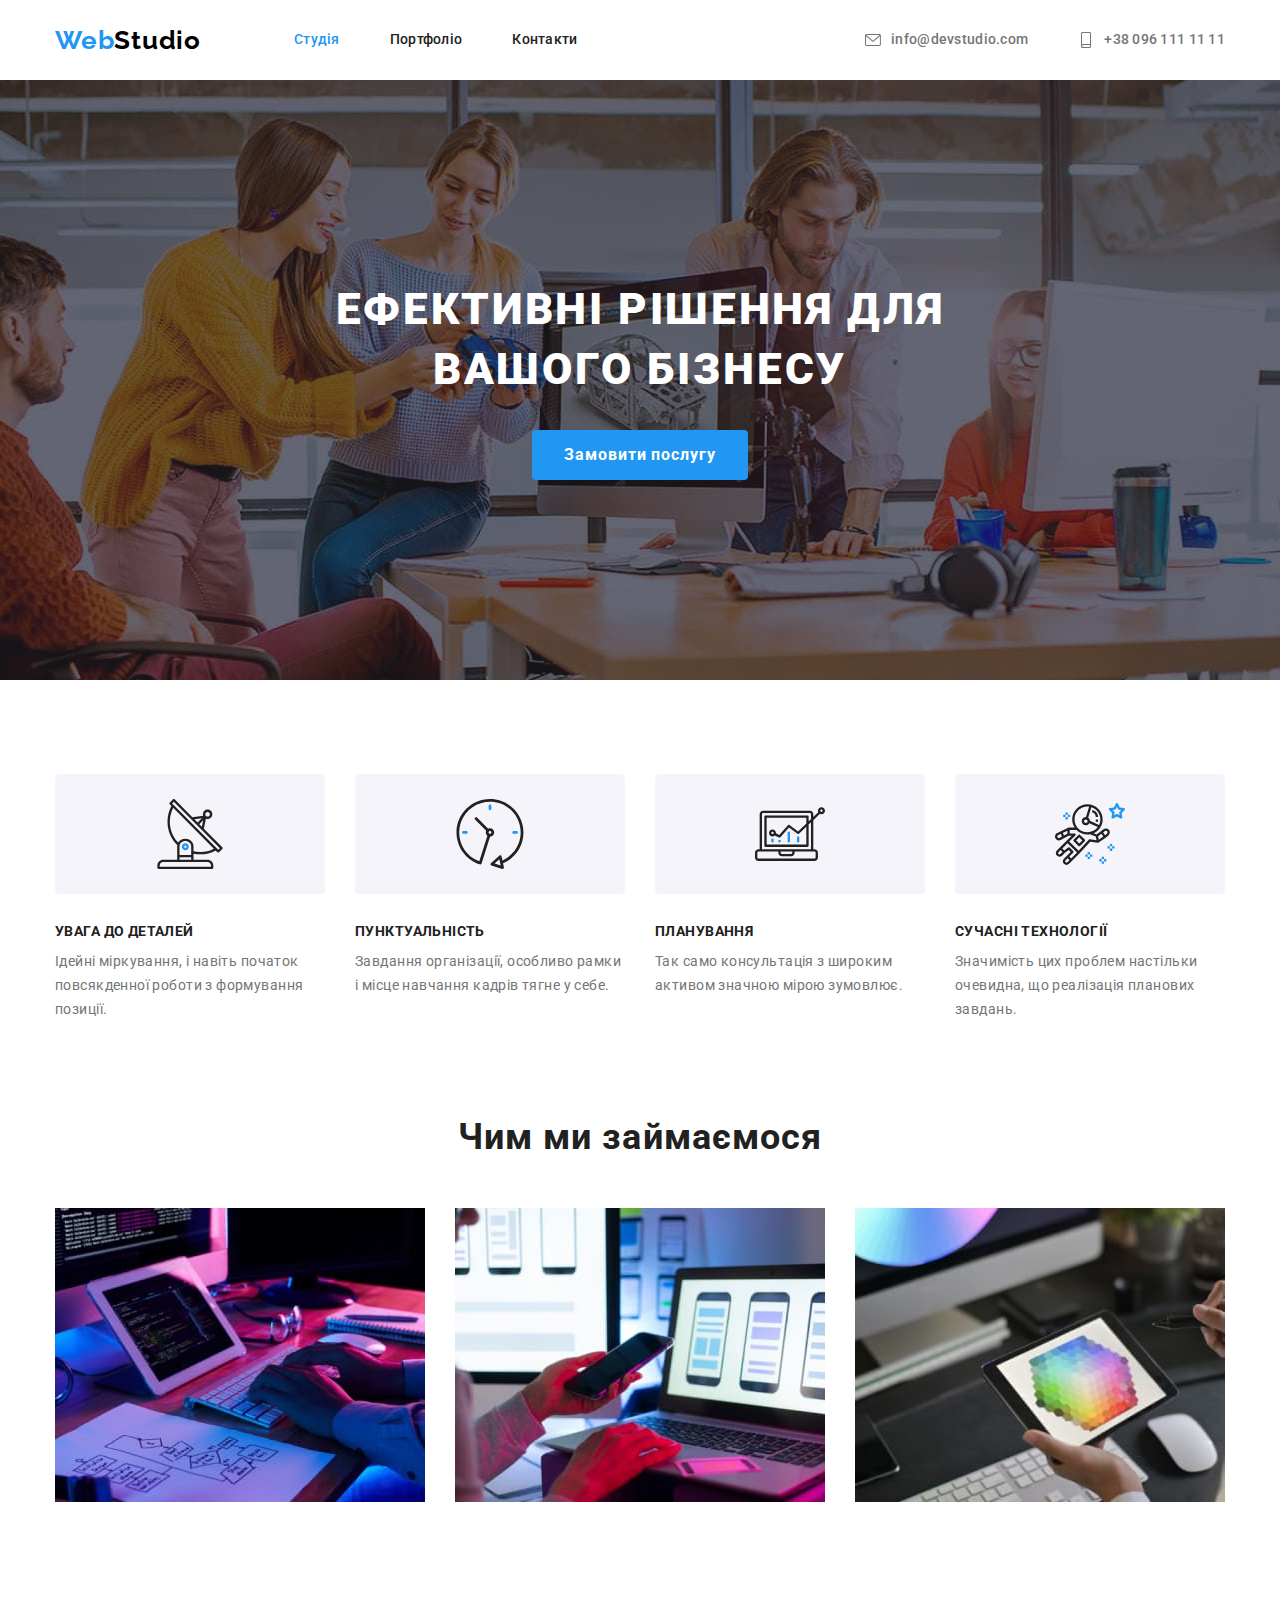
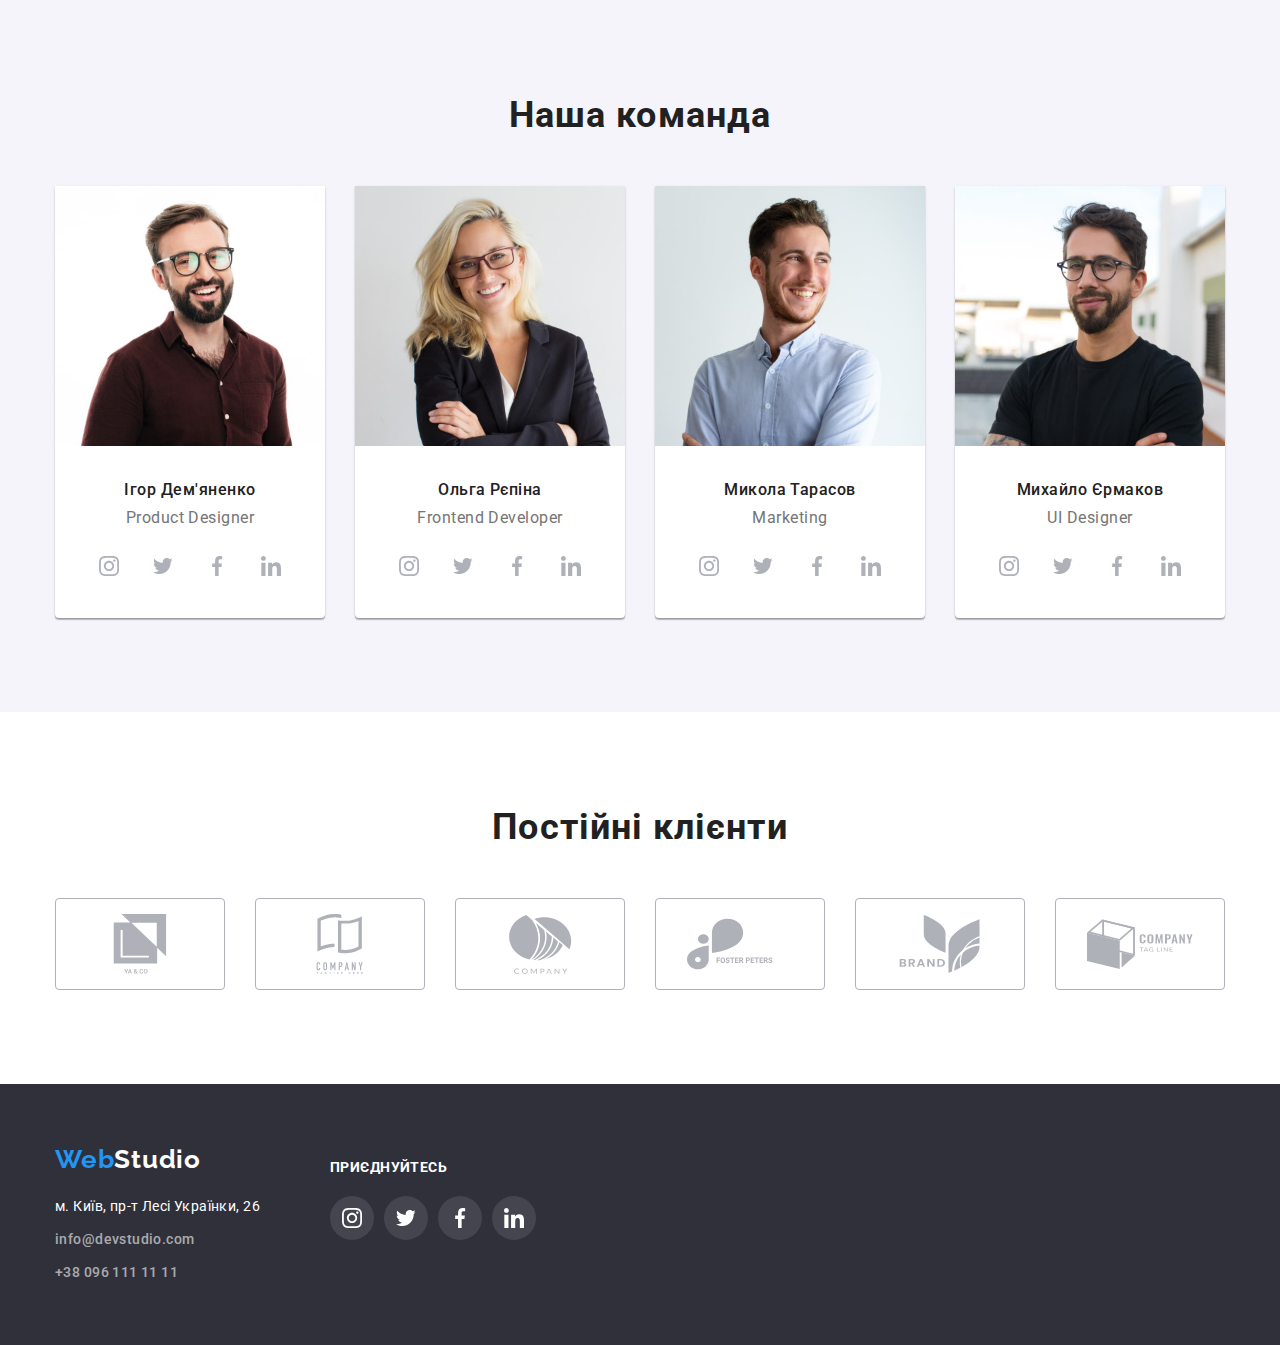
<file: index.html>
<!DOCTYPE html>
<html lang="uk">
  <head>
    <meta charset="UTF-8" />
    <meta http-equiv="X-UA-Compatible" content="IE=edge" />
    <meta name="viewport" content="width=device-width, initial-scale=1.0" />
    <title>Студія</title>
    <link
      rel="stylesheet"
      href="https://cdnjs.cloudflare.com/ajax/libs/modern-normalize/1.1.0/modern-normalize.min.css"
    />
    <link rel="stylesheet" href="./css/styles.css" />
    <link rel="preconnect" href="https://fonts.googleapis.com" />
    <link rel="preconnect" href="https://fonts.gstatic.com" crossorigin />
    <link
      href="https://fonts.googleapis.com/css2?family=Raleway:wght@700&family=Roboto:wght@400;500;700;900&display=swap"
      rel="stylesheet"
    />
  </head>
  <body>
    <header>
      <div class="container header-flex">
        <a href="./index.html" lang="en" class="link"
          ><span class="logo-accent">Web</span><span class="logo-accent-sec">Studio</span></a
        >
        <nav>
          <ul class="page-nav">
            <li class="item">
              <a href="./index.html" class="link link-current">Студія</a>
            </li>
            <li class="item">
              <a class="link" href="./portfolio.html">Портфоліо</a>
            </li>
            <li class="item">
              <a href="#" class="link">Контакти</a>
            </li>
          </ul>
        </nav>
        <ul class="header-contact-list">
          <li class="item">
            <a href="mailto:info@devstudio.com" class="link header-contacts">
              <svg width="16" height="16" class="mail-icon">
                <use href="./images/symbol-defs.svg#icon-mail"></use></svg
              >info@devstudio.com</a
            >
          </li>
          <li class="item">
            <a href="tel:+380961111111" class="link header-contacts">
              <svg width="16" height="16" class="tel-icon">
                <use href="./images/symbol-defs.svg#icon-smartphone"></use>
              </svg>
              +38 096 111 11 11</a
            >
          </li>
        </ul>
      </div>
    </header>
    <main>
      <section class="hero">
        <h1 class="hero-header">Ефективні рішення для вашого бізнесу</h1>
        <button type="button" class="hero-button">Замовити послугу</button>
      </section>
      <section>
        <div class="container peculiarities-container">
          <h2 class="sect-headers hidden">Наші особливості</h2>
          <ul class="lists">
            <li class="list-item">
              <div class="advantages-block">
                <svg width="70" height="70" class="advantages-icon">
                  <use href="./images/symbol-defs.svg#icon-antenna"></use>
                </svg>
              </div>
              <h3 class="peculiarities-list">Увага до деталей</h3>
              <p class="peculiarities-text">
                Ідейні міркування, і навіть початок повсякденної роботи з формування позиції.
              </p>
            </li>
            <li class="list-item">
              <div class="advantages-block">
                <svg width="70" height="70" class="advantages-icon">
                  <use href="./images/symbol-defs.svg#icon-clock"></use>
                </svg>
              </div>
              <h3 class="peculiarities-list">Пунктуальність</h3>
              <p class="peculiarities-text">
                Завдання організації, особливо рамки і місце навчання кадрів тягне у себе.
              </p>
            </li>
            <li class="list-item">
              <div class="advantages-block">
                <svg width="70" height="70" class="advantages-icon">
                  <use href="./images/symbol-defs.svg#icon-diagram"></use>
                </svg>
              </div>
              <h3 class="peculiarities-list">Планування</h3>
              <p class="peculiarities-text">
                Так само консультація з широким активом значною мірою зумовлює.
              </p>
            </li>
            <li class="list-item">
              <div class="advantages-block">
                <svg width="70" height="70" class="advantages-icon">
                  <use href="./images/symbol-defs.svg#icon-astronaut"></use>
                </svg>
              </div>
              <h3 class="peculiarities-list">Сучасні технології</h3>
              <p class="peculiarities-text">
                Значимість цих проблем настільки очевидна, що реалізація планових завдань.
              </p>
            </li>
          </ul>
        </div>
      </section>
      <section>
        <div class="container container-work">
          <h2 class="sect-headers">Чим ми займаємося</h2>
          <ul class="lists">
            <li>
              <img
                src="./images/human-tapping-on-keyboard.jpg"
                alt="Людина друкує HTML-код за допомогою клавіатури"
                width="370"
                height="294"
              />
            </li>
            <li>
              <img
                src="./images/notebook-and-phone.jpg"
                alt="Людина створює додаток для смартфонів"
                width="370"
                height="294"
              />
            </li>
            <li>
              <img
                src="./images/ipad.jpg"
                alt="Людина створює дизайн проекту за допомогою планшета"
                width="370"
                height="294"
              />
            </li>
          </ul>
        </div>
      </section>
      <section class="team-sect">
        <div class="container container-team">
          <h2 class="sect-headers">Наша команда</h2>
          <ul class="lists">
            <li class="team-list">
              <img
                src="./images/product-designer.jpg"
                alt="Молодий чоловік в окулярах, з чорнявим волоссям та бородою, усміхається"
                width="270"
                height="260"
              />
              <h3 class="team-names">Ігор Дем'яненко</h3>
              <p class="team-member-spec">Product Designer</p>
              <ul class="social-list">
                <li class="social-links">
                  <a href="#" class="sl-icon">
                    <svg width="20" height="20">
                      <use href="./images/symbol-defs.svg#icon-instagram"></use>
                    </svg>
                  </a>
                </li>
                <li class="social-links">
                  <a href="#" class="sl-icon">
                    <svg width="20" height="20">
                      <use href="./images/symbol-defs.svg#icon-twitter"></use>
                    </svg>
                  </a>
                </li>
                <li class="social-links">
                  <a href="#" class="sl-icon">
                    <svg width="20" height="20">
                      <use href="./images/symbol-defs.svg#icon-facebook"></use>
                    </svg>
                  </a>
                </li>
                <li class="social-links">
                  <a href="#" class="sl-icon">
                    <svg width="20" height="20">
                      <use href="./images/symbol-defs.svg#icon-linkedin"></use>
                    </svg>
                  </a>
                </li>
              </ul>
            </li>
            <li class="team-list">
              <img
                src="./images/frontend-developer.jpg"
                alt="Дівчина-білявка в окулярах, щиро усміхається"
                width="270"
                height="260"
              />
              <h3 class="team-names">Ольга Рєпіна</h3>
              <p class="team-member-spec">Frontend Developer</p>
              <ul class="social-list">
                <li class="social-links">
                  <a href="#" class="sl-icon">
                    <svg width="20" height="20">
                      <use href="./images/symbol-defs.svg#icon-instagram"></use>
                    </svg>
                  </a>
                </li>
                <li class="social-links">
                  <a href="#" class="sl-icon">
                    <svg width="20" height="20">
                      <use href="./images/symbol-defs.svg#icon-twitter"></use>
                    </svg>
                  </a>
                </li>
                <li class="social-links">
                  <a href="#" class="sl-icon">
                    <svg width="20" height="20">
                      <use href="./images/symbol-defs.svg#icon-facebook"></use>
                    </svg>
                  </a>
                </li>
                <li class="social-links">
                  <a href="#" class="sl-icon">
                    <svg width="20" height="20">
                      <use href="./images/symbol-defs.svg#icon-linkedin"></use>
                    </svg>
                  </a>
                </li>
              </ul>
            </li>
            <li class="team-list">
              <img
                src="./images/marketing.jpg"
                alt="Молодий чоловік з каштановим волоссям, усміється склавши руки на грудях"
                width="270"
                height="260"
              />
              <h3 class="team-names">Микола Тарасов</h3>
              <p class="team-member-spec">Marketing</p>
              <ul class="social-list">
                <li class="social-links">
                  <a href="#" class="sl-icon">
                    <svg width="20" height="20">
                      <use href="./images/symbol-defs.svg#icon-instagram"></use>
                    </svg>
                  </a>
                </li>
                <li class="social-links">
                  <a href="#" class="sl-icon">
                    <svg width="20" height="20">
                      <use href="./images/symbol-defs.svg#icon-twitter"></use>
                    </svg>
                  </a>
                </li>
                <li class="social-links">
                  <a href="#" class="sl-icon">
                    <svg width="20" height="20">
                      <use href="./images/symbol-defs.svg#icon-facebook"></use>
                    </svg>
                  </a>
                </li>
                <li class="social-links">
                  <a href="#" class="sl-icon">
                    <svg width="20" height="20">
                      <use href="./images/symbol-defs.svg#icon-linkedin"></use>
                    </svg>
                  </a>
                </li>
              </ul>
            </li>
            <li class="team-list">
              <img
                src="./images/ui-designer.jpg"
                alt="Молодий чоловік з чорнявим волоссям та бородою, в окулярах зі скромною усмішкою"
                width="270"
                height="260"
              />
              <h3 class="team-names">Михайло Єрмаков</h3>
              <p class="team-member-spec">UI Designer</p>
              <ul class="social-list">
                <li class="social-links">
                  <a href="#" class="sl-icon">
                    <svg width="20" height="20">
                      <use href="./images/symbol-defs.svg#icon-instagram"></use>
                    </svg>
                  </a>
                </li>
                <li class="social-links">
                  <a href="#" class="sl-icon">
                    <svg width="20" height="20">
                      <use href="./images/symbol-defs.svg#icon-twitter"></use>
                    </svg>
                  </a>
                </li>
                <li class="social-links">
                  <a href="#" class="sl-icon">
                    <svg width="20" height="20">
                      <use href="./images/symbol-defs.svg#icon-facebook"></use>
                    </svg>
                  </a>
                </li>
                <li class="social-links">
                  <a href="#" class="sl-icon">
                    <svg width="20" height="20">
                      <use href="./images/symbol-defs.svg#icon-linkedin"></use>
                    </svg>
                  </a>
                </li>
              </ul>
            </li>
          </ul>
        </div>
      </section>
      <section>
        <div class="container container-clients">
          <h2 class="sect-headers">Постійні клієнти</h2>
          <ul class="clients-list">
            <li class="client-item">
              <a href="#" class="client-link">
                <svg width="106px" height="60">
                  <use href="./images/symbol-defs.svg#icon-ya-and-co"></use></svg
              ></a>
            </li>
            <li class="client-item">
              <a href="#" class="client-link"
                ><svg width="106px" height="60">
                  <use href="./images/symbol-defs.svg#icon-group"></use></svg
              ></a>
            </li>
            <li class="client-item">
              <a href="#" class="client-link"
                ><svg width="106px" height="60">
                  <use href="./images/symbol-defs.svg#icon-company"></use></svg
              ></a>
            </li>
            <li class="client-item">
              <a href="#" class="client-link"
                ><svg width="106px" height="60">
                  <use href="./images/symbol-defs.svg#icon-foster-peters"></use></svg
              ></a>
            </li>
            <li class="client-item">
              <a href="#" class="client-link"
                ><svg width="106px" height="60">
                  <use href="./images/symbol-defs.svg#icon-brand"></use></svg
              ></a>
            </li>
            <li class="client-item">
              <a href="#" class="client-link"
                ><svg width="106px" height="60">
                  <use href="./images/symbol-defs.svg#icon-company-tag-line"></use></svg
              ></a>
            </li>
          </ul>
        </div>
      </section>
    </main>
    <footer class="footer-section">
      <div class="container address-container">
        <div class="address-info-container">
          <a href="./index.html" class="link logo"
            ><span class="logo-accent">Web</span><span class="logo-accent-address">Studio</span></a
          >
          <address>
            <ul class="address-elements">
              <li class="lists">
                <a href="https://goo.gl/maps/knYYJ86Gvqmdo5ix7" class="map-address"
                  >м. Київ, пр-т Лесі Українки, 26</a
                >
              </li>
              <li class="lists">
                <a href="mailto:info@devstudio.com" class="link mail">info@devstudio.com</a>
              </li>
              <li class="lists">
                <a href="tel:+380961111111" class="link tel">+38 096 111 11 11</a>
              </li>
            </ul>
          </address>
        </div>
        <div class="social-links-container">
          <h3 class="social-header">Приєднуйтесь</h3>
          <ul class="social-list">
            <li class="social-links">
              <a href="#" class="sl-icon sl-address">
                <svg width="20" height="20">
                  <use href="./images/symbol-defs.svg#icon-instagram"></use>
                </svg>
              </a>
            </li>
            <li class="social-links">
              <a href="#" class="sl-icon sl-address">
                <svg width="20" height="20">
                  <use href="./images/symbol-defs.svg#icon-twitter"></use>
                </svg>
              </a>
            </li>
            <li class="social-links">
              <a href="#" class="sl-icon sl-address">
                <svg width="20" height="20">
                  <use href="./images/symbol-defs.svg#icon-facebook"></use>
                </svg>
              </a>
            </li>
            <li class="social-links">
              <a href="#" class="sl-icon sl-address">
                <svg width="20" height="20">
                  <use href="./images/symbol-defs.svg#icon-linkedin"></use>
                </svg>
              </a>
            </li>
          </ul>
        </div>
      </div>
    </footer>
  </body>
</html>
</file>
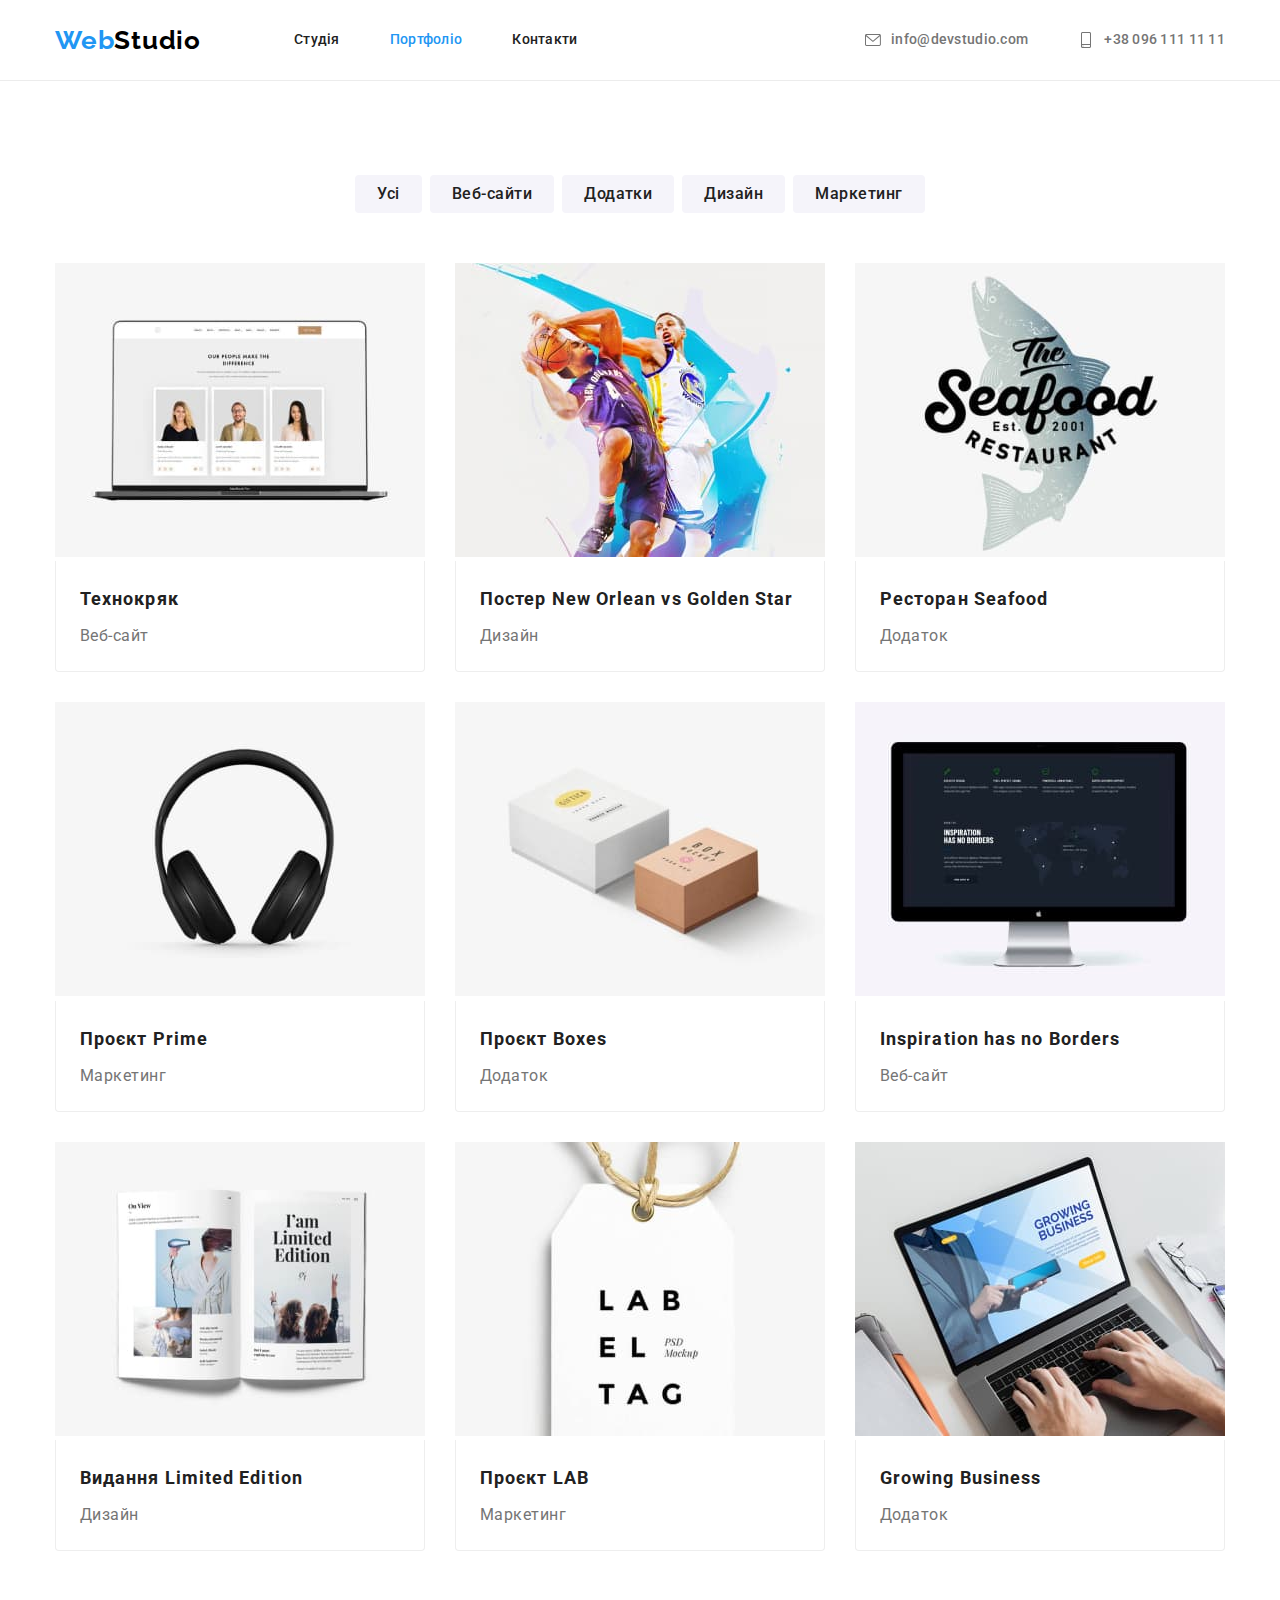
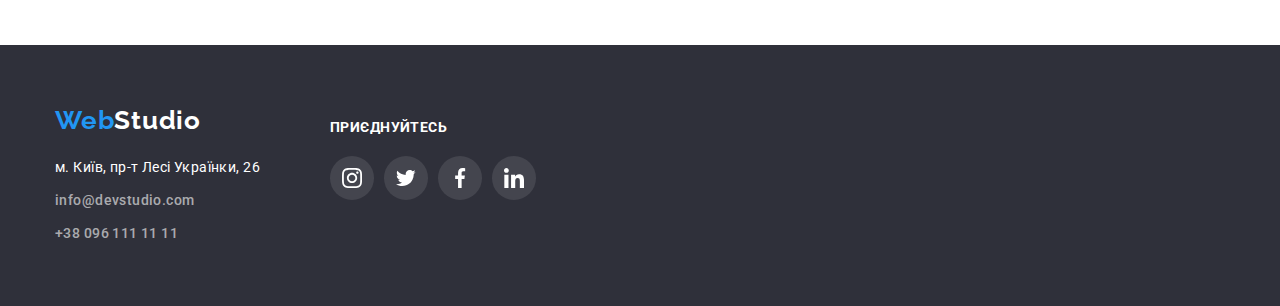
<file: portfolio.html>
<!DOCTYPE html>
<html lang="uk">
  <head>
    <meta charset="UTF-8" />
    <meta http-equiv="X-UA-Compatible" content="IE=edge" />
    <meta name="viewport" content="width=device-width, initial-scale=1.0" />
    <title>Портфоліо</title>
    <link
      rel="stylesheet"
      href="https://cdnjs.cloudflare.com/ajax/libs/modern-normalize/1.1.0/modern-normalize.min.css"
    />
    <link rel="stylesheet" href="./css/styles.css" />
    <link rel="preconnect" href="https://fonts.googleapis.com" />
    <link rel="preconnect" href="https://fonts.gstatic.com" crossorigin />
    <link
      href="https://fonts.googleapis.com/css2?family=Raleway:wght@700&family=Roboto:wght@400;500;700;900&display=swap"
      rel="stylesheet"
    />
  </head>
  <body>
    <header class="header-section-portfolio">
      <div class="container header-flex">
        <a href="./index.html" lang="en" class="link"
          ><span class="logo-accent">Web</span><span class="logo-accent-sec">Studio</span></a
        >
        <nav>
          <ul class="page-nav">
            <li class="item">
              <a href="./index.html" class="link">Студія</a>
            </li>
            <li class="item">
              <a class="link link-current" href="./portfolio.html">Портфоліо</a>
            </li>
            <li class="item">
              <a href="#" class="link">Контакти</a>
            </li>
          </ul>
        </nav>
        <ul class="header-contact-list">
          <li class="item">
            <a href="mailto:info@devstudio.com" class="link header-contacts">
              <svg width="16" height="16" class="mail-icon">
                <use href="./images/symbol-defs.svg#icon-mail"></use></svg
              >info@devstudio.com</a
            >
          </li>
          <li class="item">
            <a href="tel:+380961111111" class="link header-contacts">
              <svg width="16" height="16" class="tel-icon">
                <use href="./images/symbol-defs.svg#icon-smartphone"></use>
              </svg>
              +38 096 111 11 11</a
            >
          </li>
        </ul>
      </div>
    </header>
    <main>
      <section class="projects-section">
        <div class="container buttons-container">
          <h1 class="sect-headers hidden">Виконані проєкти</h1>
          <ul class="lists portfolio-all-buttons">
            <li><button type="button" class="portfolio-buttons">Усі</button></li>
            <li><button type="button" class="portfolio-buttons">Веб-сайти</button></li>
            <li><button type="button" class="portfolio-buttons">Додатки</button></li>
            <li><button type="button" class="portfolio-buttons">Дизайн</button></li>
            <li><button type="button" class="portfolio-buttons">Маркетинг</button></li>
          </ul>
        </div>
        <div class="container projects-cards">
          <ul class="lists">
            <li class="item">
              <img
                src="./images/technokryak.jpg"
                alt="Ноутбук з відкритим веб-сайтом"
                width="370"
                height="294"
              />
              <div class="border-card">
                <h3 class="portfolio-headers">Технокряк</h3>
                <p class="portfolio-text">Веб-сайт</p>
              </div>
            </li>
            <li class="item">
              <img
                src="./images/new-orlean-vs-golden-star.jpg"
                alt="Два баскетболісти грають"
                width="370"
                height="294"
              />
              <div class="border-card">
                <h3 class="portfolio-headers">Постер New Orlean vs Golden Star</h3>
                <p class="portfolio-text">Дизайн</p>
              </div>
            </li>
            <li class="item">
              <img
                src="./images/seafood-restaurant.jpg"
                alt="Логотип ресторану з рибою та назвою (The Seafood Restaurant. Est. 2001)"
                width="370"
                height="294"
              />
              <div class="border-card">
                <h3 class="portfolio-headers">Ресторан Seafood</h3>
                <p class="portfolio-text">Додаток</p>
              </div>
            </li>
            <li class="item">
              <img src="./images/project-prime.jpg" alt="Навушники" width="370" height="294" />
              <div class="border-card">
                <h3 class="portfolio-headers">Проєкт Prime</h3>
                <p class="portfolio-text">Маркетинг</p>
              </div>
            </li>
            <li class="item">
              <img
                src="./images/project-boxes.jpg"
                alt="Коричнева та біла коробки"
                width="370"
                height="294"
              />
              <div class="border-card">
                <h3 class="portfolio-headers">Проєкт Boxes</h3>
                <p class="portfolio-text">Додаток</p>
              </div>
            </li>
            <li class="item">
              <img
                src="./images/inspirations-has-not-borders.jpg"
                alt=""
                width="370"
                height="294"
              />
              <div class="border-card">
                <h3 class="portfolio-headers">Inspiration has no Borders</h3>
                <p class="portfolio-text">Веб-сайт</p>
              </div>
            </li>
            <li class="item">
              <img
                src="./images/limited-edition-publishing.jpg"
                alt="iMac з відкритим веб-сайтом"
                width="370"
                height="294"
              />
              <div class="border-card">
                <h3 class="portfolio-headers">Видання Limited Edition</h3>
                <p class="portfolio-text">Дизайн</p>
              </div>
            </li>
            <li class="item">
              <img
                src="./images/project-lab.jpg"
                alt="Етикетка з надписом (Label Tag)"
                width="370"
                height="294"
              />
              <div class="border-card">
                <h3 class="portfolio-headers">Проєкт LAB</h3>
                <p class="portfolio-text">Маркетинг</p>
              </div>
            </li>
            <li class="item">
              <img
                src="./images/growing-business.jpg"
                alt="Ноутбук, яким користується людина"
                width="370"
                height="294"
              />
              <div class="border-card">
                <h3 class="portfolio-headers">Growing Business</h3>
                <p class="portfolio-text">Додаток</p>
              </div>
            </li>
          </ul>
        </div>
      </section>
    </main>
    <footer class="footer-section">
      <div class="container address-container">
        <div class="address-info-container">
          <a href="./index.html" class="link logo"
            ><span class="logo-accent">Web</span><span class="logo-accent-address">Studio</span></a
          >
          <address>
            <ul class="address-elements">
              <li class="lists">
                <a href="https://goo.gl/maps/knYYJ86Gvqmdo5ix7" class="map-address"
                  >м. Київ, пр-т Лесі Українки, 26</a
                >
              </li>
              <li class="lists">
                <a href="mailto:info@devstudio.com" class="link mail">info@devstudio.com</a>
              </li>
              <li class="lists">
                <a href="tel:+380961111111" class="link tel">+38 096 111 11 11</a>
              </li>
            </ul>
          </address>
        </div>
        <div class="social-links-container">
          <h3 class="social-header">Приєднуйтесь</h3>
          <ul class="social-list">
            <li class="social-links">
              <a href="#" class="sl-icon sl-address">
                <svg width="20" height="20">
                  <use href="./images/symbol-defs.svg#icon-instagram"></use>
                </svg>
              </a>
            </li>
            <li class="social-links">
              <a href="#" class="sl-icon sl-address">
                <svg width="20" height="20">
                  <use href="./images/symbol-defs.svg#icon-twitter"></use>
                </svg>
              </a>
            </li>
            <li class="social-links">
              <a href="#" class="sl-icon sl-address">
                <svg width="20" height="20">
                  <use href="./images/symbol-defs.svg#icon-facebook"></use>
                </svg>
              </a>
            </li>
            <li class="social-links">
              <a href="#" class="sl-icon sl-address">
                <svg width="20" height="20">
                  <use href="./images/symbol-defs.svg#icon-linkedin"></use>
                </svg>
              </a>
            </li>
          </ul>
        </div>
      </div>
    </footer>
  </body>
</html>
</file>
<file: css/styles.css>
:root {
    --clr-primary-white: #fff;
    --clr-brand: #2f303a;
    --hero-bcg-clr: #c4c4c4;
    --primary-text-clr: #757575;
    --accent-clr: #2196f3;
    --primary-black-clr: #000;
    --black-brand: #212121;
    --color-button: #188ce8;
    --sec-clr-bcg: #f5f4fa;
    --clr-border-header: #ececec;
    --clr-project-border: #eeeeee;
    --icon:#afb1b8;
}

/* Main Selectors */
body {
    font-family: 'Roboto', 'Raleway', sans-serif;
    list-style-type: none;

    color: var(--primary-text-clr);
}

h1, h2, h3, h4, h5, h6, p, ul {
    list-style-type: none;
    margin: 0;
    padding: 0;
}

.link {
   
    text-decoration: none;
    font-weight: 500;
    font-size: 14px;
    line-height: 1.14;
    letter-spacing: 0.02em;

    color: var(--black-brand);
}

.link:hover,
.link:focus {
    color: var(--accent-clr);
}

.container {
    width: 1200px;
    max-width: 100%;
    padding-left: 15px;
    padding-right: 15px;
    margin-left: auto;
    margin-right: auto;
    /* outline: tomato 2px solid; */
    
}


.sect-headers {
    margin: 0 0 50px 0;
    text-align: center;
    
    font-weight: 700;
    font-size: 36px;
    line-height: 1.1666;
    letter-spacing: 0.03em;
   

    color: var(--black-brand);
}

/* --------------------------------------Header------------------------------------------- */
.header-section-portfolio {
    border-bottom: 1px solid var(--clr-border-header);
}

.page-nav {
    display: flex;
    margin-left: 93px;
}

/* .page-nav .item {
    border: tomato 2px solid;
    
} */

.page-nav .item:not(:last-child) {
    margin-right: 50px;
}

.page-nav .link {
    display: block;
    padding: 32px 0px;
}

.header-contact-list .link {
    display: block;
    padding: 32px 0px;
}

.header-contact-list {
    display: flex;
    margin-left: auto;
}

.header-contact-list .item:not(:last-child) {
    margin-right: 50px;
}

.header-flex {
    display: flex;
    align-items: center;
}


.logo-accent {
    
    font-family: 'Raleway';
    font-weight: 700;
    font-size: 26px;
    line-height: 1.19;
    letter-spacing: 0.03em;

    color: var(--accent-clr);
}

.logo-accent-sec {
    
    font-family: 'Raleway';
    font-weight: 700;
    font-size: 26px;
    line-height: 1.19;
    letter-spacing: 0.03em;

    color: var(--primary-black-clr);
}

.page-nav {
    
    list-style-type: none;
    
    color: var(--black-brand);
}

.item .header-contacts {
    display: flex;
    align-items: center;
    gap: 10px;
    fill: var(--primary-text-clr);
}

.item .header-contacts:hover,
.item .header-contacts:focus {
    fill: var(--accent-clr);
}

.header-contacts {
    
    font-weight: 500;
    font-size: 14px;
    line-height: 1.14;
    letter-spacing: 0.02em;

    color: var(--primary-text-clr);
}

.link-current {
    color: var(--accent-clr);
}




/* -------------------------------hero section--------------------------------------- */
.hero {
    /* max-width: 1600px; */
    height: 600px;
    margin-right: auto;
    margin-left: auto;
    padding-top: 200px;
    text-align: center;
    
    background-color: var(--hero-bcg-clr);
    
    background-image: linear-gradient(to right, 
    rgba(47, 48, 58, 0.4), 
    rgba(47, 48, 58, 0.4)), 
    url("../images/hero-background.jpg");
    background-position: center;
    background-repeat: no-repeat;
    /* background-size: cover; */
    
}

.hero-header {
    
    margin-top: 0px;
    max-width: 696px;
    margin: 0 auto 30px auto;

    text-align: center;
    font-weight: 900;
    font-size: 44px;
    line-height: 1.3636;
    letter-spacing: 0.06em;
    text-transform: uppercase;
    
    color: var(--clr-primary-white);
}

.hero-button {
    padding: 10px 32px;
    border-radius: 4px;
    border: none;
    
    font-family: 'Roboto';
    font-weight: 700;
    font-size: 16px;
    line-height: 1.87;
    letter-spacing: 0.06em;
    cursor: pointer;

    color: var(--clr-primary-white);
    background-color: var(--accent-clr);
}

.hero-button:hover,
.hero-button:focus {
    color: var(--clr-primary-white);
    background-color: var(--color-button);
}



/* ---------------------------------------section "наші особливості"------------------------------------------ */
.hidden {
    display: none;
}

.peculiarities-container .lists {
    display: flex;
}

.peculiarities-container {
    margin-bottom: 94px;
    margin-top: 94px;
}

.lists .list-item {
    max-width: calc((100% - 90px) / 4);
    margin-right: 30px;
}

.advantages-block {
    display: flex;
        align-items: center;
        justify-content: center;

    width: 270px;
    height: 120px;
    margin-bottom: 30px;
    
    border-radius: 4px;

    background-color: var(--sec-clr-bcg);
}

/* .list-item::before {
    background-color: var(--sec-clr-bcg);
    content: "";
   
    height: 120px;
    display: block;
    
    background-position: center;
    background-repeat: no-repeat;
}

.list-item:nth-child(1)::before {
    background-image: url(../images/antenna\ 1.png);
}

.list-item:nth-child(2)::before {
    background-image: url(../images/clock\ 1.png);
}
.list-item:nth-child(3)::before {
    background-image: url(../images/diagram\ 1.png);
}

.list-item:nth-child(4)::before {
    background-image: url(../images/astronaut\ 1.png);
} */

.lists .list-item:last-child {
    margin-right: 0;
}

.peculiarities-list {
    margin-bottom: 10px;
    margin-top: 30px;

    font-weight: 700;
    font-size: 14px;
    line-height: 1.14;
    letter-spacing: 0.03em;
    text-transform: uppercase;

    color: var(--black-brand);
}

.peculiarities-text {
        font-size: 14px;
        line-height: 1.71;
        letter-spacing: 0.03em;
}

/* -------------------------------------------what we doing------------------------------------------- */

.container-work .lists {
    display: flex;
    gap: 30px;
    margin: auto 0;
}

.container-work {
    margin-bottom: 94px;
}

/* -----------------------------------------------team------------------------------------------------ */
.container-team .lists {
    display: flex;
    gap: 30px;
    text-align: center;
}

.team-sect {
    background-color: var(--sec-clr-bcg);
    padding-bottom: 94px;
    padding-top: 94px;
}

.team-list {
    background-color: var(--clr-primary-white);
    box-shadow: 0px 1px 3px rgba(0, 0, 0, 0.12), 0px 1px 1px rgba(0, 0, 0, 0.14), 0px 2px 1px rgba(0, 0, 0, 0.2);
    border-radius: 0px 0px 4px 4px;
}

.team-names {
    margin-top: 30px;
    margin-bottom: 10px;

    font-weight: 500;
    font-size: 16px;
    line-height: 1.18;
    letter-spacing: 0.03em;

    color: var(--black-brand);
}

.team-member-spec {
    margin-bottom: 16px;

    font-size: 16px;
    line-height: 1.18;
    letter-spacing: 0.03em;
}

.social-list {
    display: flex;
    justify-content: center;
    padding-bottom: 30px;
    gap: 10px;
}

.sl-icon {
    display: flex;
    justify-content: center;
    align-items: center;
    
    width: 44px;
    height: 44px;
    border-radius: 50%;
    fill: var(--icon);
    
    
    cursor: pointer;
}



.sl-icon:hover,
.sl-icon:focus {
    fill: var(--clr-primary-white);
    border: var(--accent-clr);
    background-color: var(--accent-clr);
}

/* -------------------------clients-list------------------ */
.container-clients {
    padding-top: 94px;
    padding-bottom: 94px;
}

.clients-list {
    display: flex;
    gap: 30px;
    justify-content: center;
    
}

.client-item {
    display: flex;
    justify-content: center;
    align-items: center;

    width: 170px;
    height: 92px;
    cursor: pointer;
    }

.client-link {
    display: flex;
    align-items: center;
    justify-content: center;

    width: 100%;
    height: 100%;
    border: 1px solid var(--icon);
    border-radius: 4px;
    fill: var(--icon);
}
    
.client-link:hover,
.client-link:focus {
        
    fill: var(--accent-clr);
    border: 1px solid var(--accent-clr);
}
    

    

/* ---------------------------portfolio-------------------- */
.projects-section {
    margin-bottom: 94px;
}

.portfolio-buttons {
    gap: 8px;
    padding: 6px 22px;
    border-radius: 4px;
    border: none;

    font-family: 'Roboto';
    font-weight: 500;
    font-size: 16px;
    line-height: 1.62;
    letter-spacing: 0.03em;
    cursor: pointer;

    color: var(--black-brand);
    background-color: var(--sec-clr-bcg);
}

.portfolio-buttons:hover,
.portfolio-buttons:focus {
    color: var(--clr-primary-white);
    
    background-color: var(--color-button);
    
    box-shadow: 0px 3px 1px rgba(0, 0, 0, 0.1), 0px 1px 2px rgba(0, 0, 0, 0.08), 0px 2px 2px rgba(0, 0, 0, 0.12);
    border-radius: 4px;
}

/* .project-pictures {
    display: block;
} */

.portfolio-all-buttons {
    display: flex;
    gap: 8px;
    justify-content: center;
    padding-bottom: 16px;
}

.buttons-container {
    margin-bottom: 34px;
    margin-top: 94px;
}

.portfolio-link {
    display: block;
    text-decoration: none;
}

.projects-cards .lists {
    display: flex;
    flex-wrap: wrap;
    gap: 30px;
}

.projects-cards .item:hover { 
    cursor: pointer;
    box-shadow: 0px 1px 1px rgba(0, 0, 0, 0.12), 0px 4px 4px rgba(0, 0, 0, 0.06),
    1px 4px 6px rgba(0, 0, 0, 0.16);
}

.border-card {
    padding: 20px 24px;
    border-radius: 0px 0px 4px 4px;
    border-bottom: 1px solid var(--clr-project-border);
    border-left: 1px solid var(--clr-project-border);
    border-right: 1px solid var(--clr-project-border);
}


.portfolio-headers {
    margin-bottom: 4px;

    font-weight: 700;
    font-size: 18px;
    line-height: 2;
    letter-spacing: 0.06em;

    color: var(--black-brand);
}

.portfolio-text {
    font-size: 16px;
    line-height: 1.87;
    letter-spacing: 0.03em;
}

/* -----------------------------------address section--------------------------------- */
.footer-section {
    padding: 60px 0px;

    background-color: var(--clr-brand);
}

.address-container {
    display: flex;
    align-items: center;
    gap: 70px;
}

.logo {
    display: inline-block;
    margin-bottom: 20px;
}

.address-elements .map-address {
    display: inline-block;
    margin-bottom: 9px;
    
    text-decoration: none;
    font-size: 14px;
    line-height: 1.71;
    letter-spacing: 0.03em;

    color: var(--clr-primary-white);
}

.lists .link {
    font-size: 14px;
    line-height: 1.71;
    letter-spacing: 0.03em;

    color: rgba(255, 255, 255, 0.6);
}

.mail {
    display: block;
    margin-bottom: 9px;
}


.address-elements {
    font-style: normal;
    text-decoration: none;
}

.logo-accent-address {
    font-family: 'Raleway';
    font-style: normal;
    font-weight: 700;
    font-size: 26px;
    line-height: 1.19;
    letter-spacing: 0.03em;

    color: var(--clr-primary-white);
}

.social-header {
    margin-bottom: 20px;

    font-style: normal;
    font-weight: 700;
    font-size: 14px;
    line-height: 1.14;
    letter-spacing: 0.03em;
    text-transform: uppercase;

    color: var(--clr-primary-white);
}

.sl-address {
    fill: var(--clr-primary-white);
    background-color: rgba(255, 255, 255, 0.1);
}
</file>
